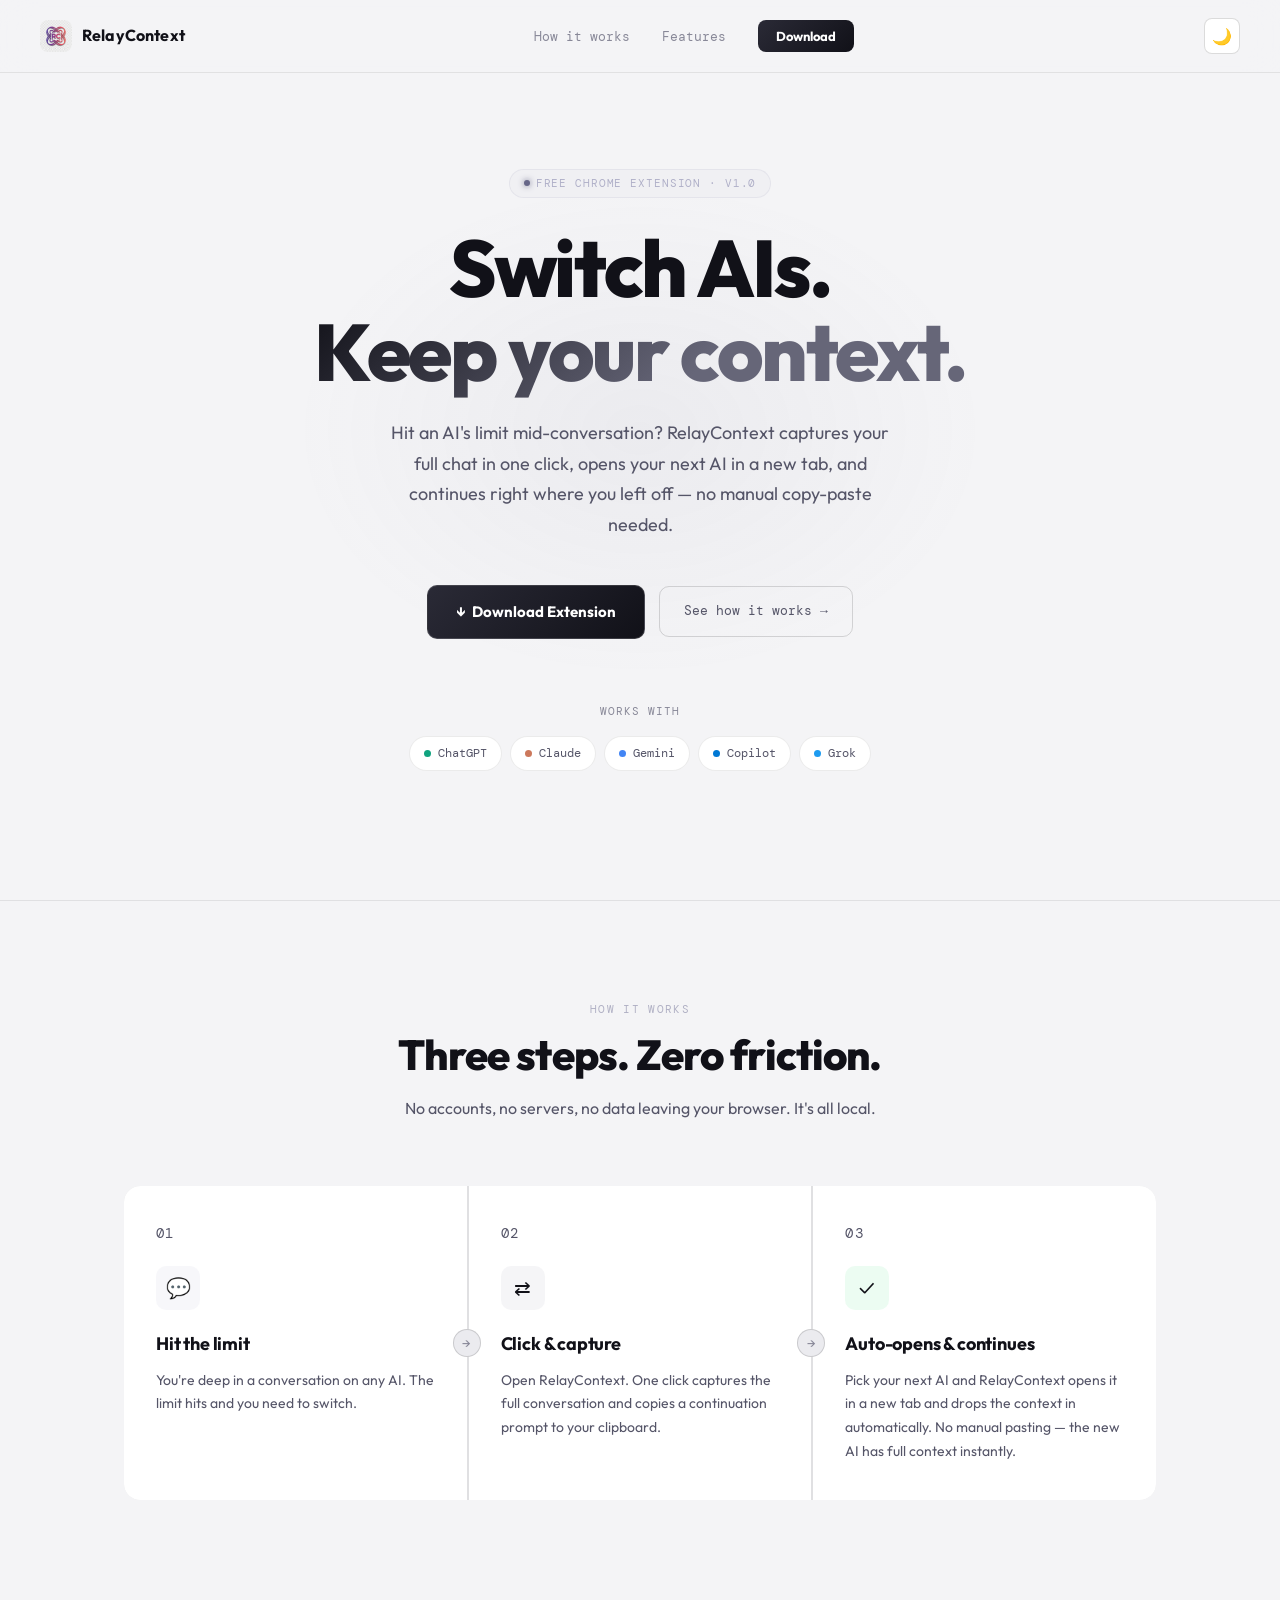
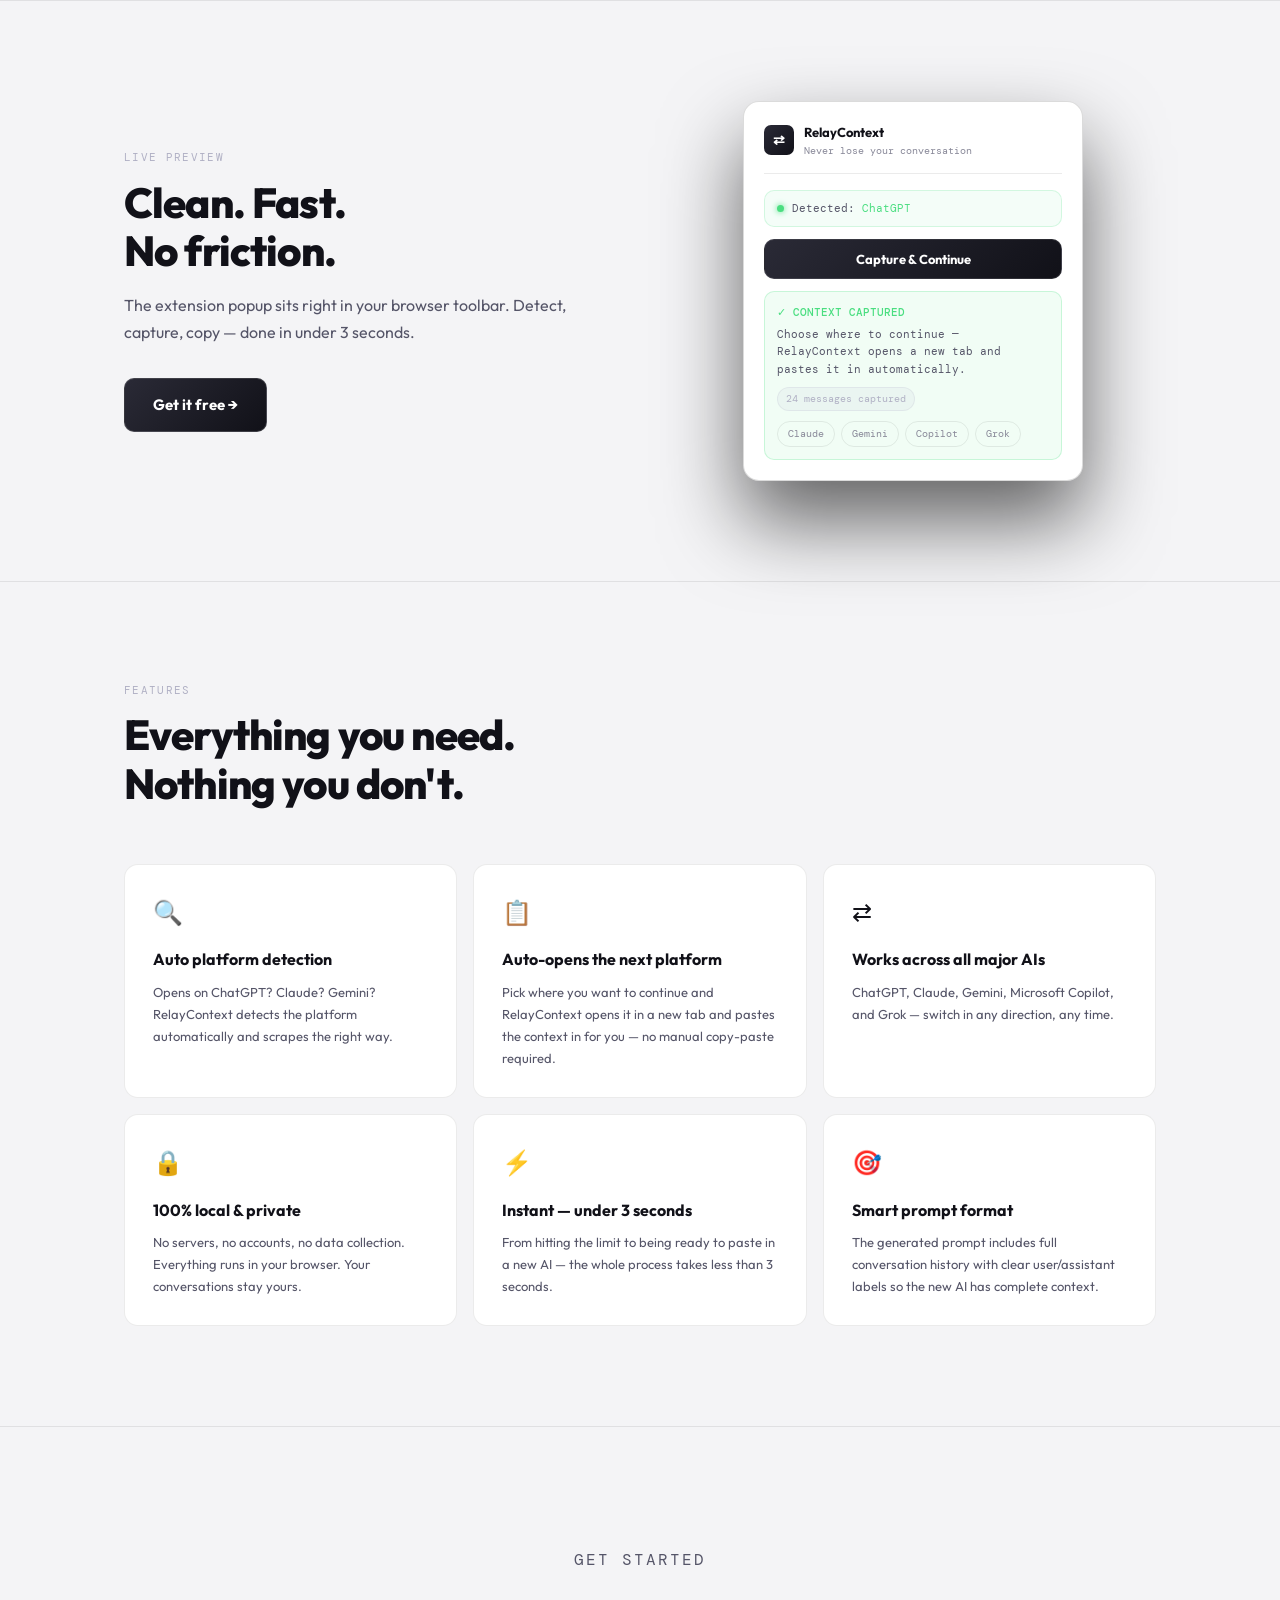
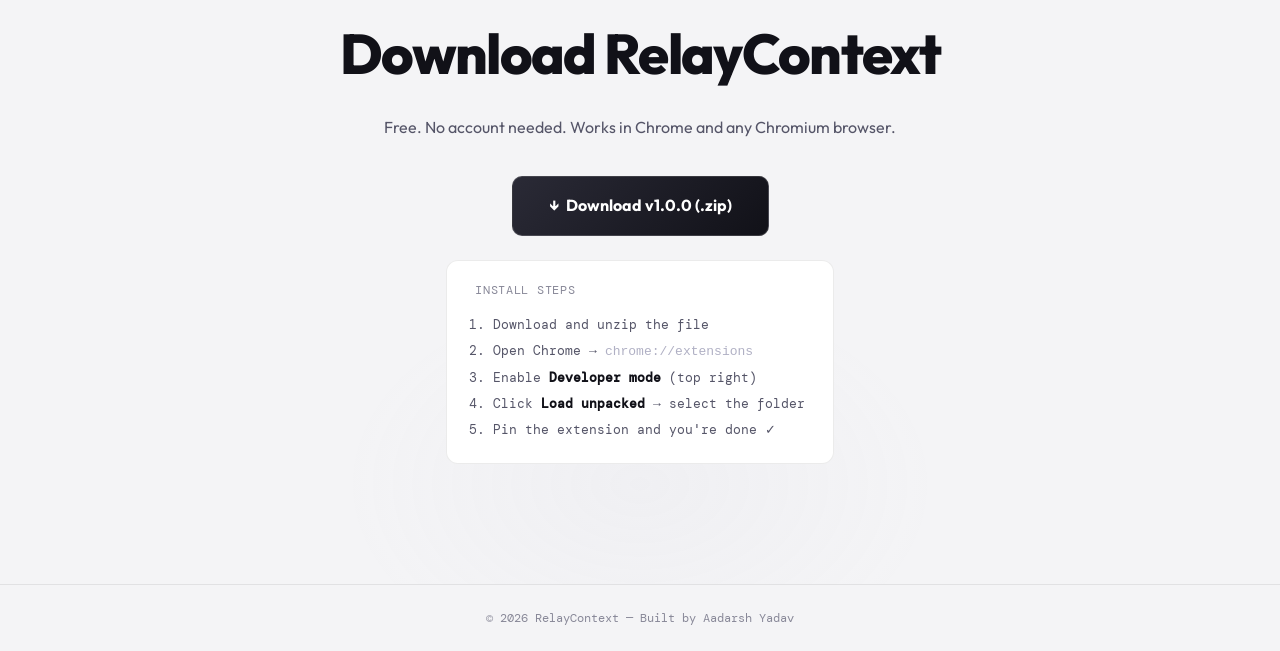
<file: content/LandingPage/index.html>
<!DOCTYPE html>
<html lang="en">
<head>
  <meta charset="UTF-8" />
  <meta name="viewport" content="width=device-width, initial-scale=1.0" />
  <title>RelayContext — Never Lose Your AI Conversation</title>
  <link rel="icon" href="./relay.png">
  <meta name="description" content="Switch between ChatGPT, Claude, Gemini, Copilot and Grok without losing context. One click to capture — RelayContext auto-opens the next platform and continues for you." />
  <meta name="theme-color" content="#08080e" />
  <link rel="canonical" href="https://relay-context.vercel.app/" />
  <meta property="og:type" content="website" />
  <meta property="og:title" content="RelayContext — Never Lose Your AI Conversation" />
  <meta property="og:description" content="Switch between ChatGPT, Claude, Gemini, Copilot and Grok without losing context. One click to capture — RelayContext auto-opens the next platform and continues for you." />
  <meta property="og:url" content="https://relay-context.vercel.app/" />
  <meta property="og:image" content="./og-image.png" />
  <meta name="twitter:card" content="summary_large_image" />
  <meta name="twitter:title" content="RelayContext — Never Lose Your AI Conversation" />
  <meta name="twitter:description" content="Switch between ChatGPT, Claude, Gemini, Copilot and Grok without losing context." />
  <meta name="twitter:image" content="./og-image.png" />
  <link rel="preconnect" href="https://fonts.googleapis.com" />
  <link href="https://fonts.googleapis.com/css2?family=Outfit:wght@400;500;600;700;800&family=DM+Mono:wght@400;500&display=swap" rel="stylesheet" />
  <style>
    *, *::before, *::after { box-sizing: border-box; margin: 0; padding: 0; }

    :root {
      --bg: #08080e;
      --surface: #111118;
      --surface2: #17171f;
      --border: rgba(255,255,255,0.07);
      --border2: rgba(255,255,255,0.12);
      --accent: #c8c8d4;
      --accent2: #888899;
      --text: #e8e8f0;
      --muted: #525260;
      --muted2: #8888a0;
    }

    :root.light {
      --bg: #f4f4f6;
      --surface: #ffffff;
      --surface2: #ebebef;
      --border: rgba(0,0,0,0.08);
      --border2: rgba(0,0,0,0.14);
      --accent: #444458;
      --accent2: #666678;
      --text: #111118;
      --muted: #888898;
      --muted2: #555568;
    }

    html { scroll-behavior: smooth; }

    body {
      background: var(--bg);
      color: var(--text);
      font-family: 'Outfit', sans-serif;
      line-height: 1.6;
      overflow-x: hidden;
    }

    body::before {
      content: '';
      position: fixed;
      inset: 0;
      background-image: url("data:image/svg+xml,%3Csvg viewBox='0 0 256 256' xmlns='http://www.w3.org/2000/svg'%3E%3Cfilter id='noise'%3E%3CfeTurbulence type='fractalNoise' baseFrequency='0.9' numOctaves='4' stitchTiles='stitch'/%3E%3C/filter%3E%3Crect width='100%25' height='100%25' filter='url(%23noise)' opacity='0.03'/%3E%3C/svg%3E");
      pointer-events: none;
      z-index: 0;
    }

    nav {
      position: fixed;
      top: 0; left: 0; right: 0;
      z-index: 100;
      padding: 18px 40px;
      display: flex;
      align-items: center;
      justify-content: space-between;
      border-bottom: 1px solid var(--border);
      background: rgba(10,10,14,0.92);
      backdrop-filter: blur(16px);
    }

    .nav-logo {
      display: flex;
      align-items: center;
      gap: 10px;
      text-decoration: none;
    }

    .nav-logo-icon {
      width: 32px; height: 32px;
      background: linear-gradient(135deg, #444450, #2a2a36);
      border-radius: 8px;
      display: flex; align-items: center; justify-content: center;
      font-size: 16px;
      color: #fff;
      font-weight: 800;
    }

    .nav-logo span {
      font-size: 16px;
      font-weight: 700;
      color: var(--text);
      letter-spacing: 0.01em;
    }

    .nav-links {
      display: flex;
      align-items: center;
      gap: 32px;
      list-style: none;
    }

    .nav-links a {
      font-size: 13px;
      color: var(--muted);
      text-decoration: none;
      font-family: 'DM Mono', monospace;
      transition: color 0.2s;
    }

    .nav-links a:hover { color: var(--text); }

    .nav-cta {
      padding: 8px 18px;
      background: linear-gradient(135deg, #38383e, #252530);
      border-radius: 8px;
      color: #fff !important;
      font-family: 'Outfit', sans-serif !important;
      font-weight: 700 !important;
      font-size: 13px !important;
      transition: opacity 0.2s !important;
    }

    .nav-cta:hover { opacity: 0.88; color: #fff !important; }

    .hero {
      position: relative;
      min-height: 100vh;
      display: flex;
      flex-direction: column;
      align-items: center;
      justify-content: center;
      text-align: center;
      padding: 120px 24px 80px;
      overflow: hidden;
    }

    .hero::after {
      content: '';
      position: absolute;
      top: 20%; left: 50%;
      transform: translateX(-50%);
      width: 700px; height: 500px;
      background: radial-gradient(ellipse, rgba(180,180,200,0.08) 0%, transparent 70%);
      pointer-events: none;
      z-index: 0;
    }

    .hero > * { position: relative; z-index: 1; }

    .hero-badge {
      display: inline-flex;
      align-items: center;
      gap: 6px;
      padding: 5px 14px;
      border: 1px solid rgba(180,180,200,0.2);
      border-radius: 20px;
      background: rgba(180,180,200,0.06);
      font-size: 11px;
      font-family: 'DM Mono', monospace;
      color: #b0b0c8;
      letter-spacing: 0.08em;
      text-transform: uppercase;
      margin-bottom: 28px;
    }

    .hero-badge-dot {
      width: 6px; height: 6px;
      border-radius: 50%;
      background: #aaaacc;
      box-shadow: 0 0 6px #aaaacc;
    }

    h1 {
      font-size: clamp(42px, 7vw, 80px);
      font-weight: 800;
      line-height: 1.05;
      letter-spacing: -0.03em;
      margin-bottom: 24px;
      max-width: 800px;
    }

    h1 .gradient {
      background: linear-gradient(135deg, #ffffff 0%, #888899 60%);
      -webkit-background-clip: text;
      -webkit-text-fill-color: transparent;
      background-clip: text;
    }

    .hero-sub {
      font-size: 18px;
      color: var(--muted2);
      max-width: 520px;
      margin-bottom: 44px;
      font-weight: 400;
      line-height: 1.7;
    }

    .hero-actions {
      display: flex;
      align-items: center;
      gap: 14px;
      flex-wrap: wrap;
      justify-content: center;
    }

    .btn-primary {
      display: inline-flex;
      align-items: center;
      gap: 8px;
      padding: 14px 28px;
      background: linear-gradient(135deg, #38383e 0%, #252530 100%);
      border: 1px solid rgba(255,255,255,0.15);
      border-radius: 10px;
      color: #fff;
      font-family: 'Outfit', sans-serif;
      font-size: 15px;
      font-weight: 700;
      text-decoration: none;
      transition: transform 0.2s, opacity 0.2s;
      cursor: pointer;
    }

    .btn-primary:hover { transform: translateY(-2px); opacity: 0.92; }
    .btn-primary:active { transform: translateY(0); }

    .btn-secondary {
      display: inline-flex;
      align-items: center;
      gap: 8px;
      padding: 14px 24px;
      background: transparent;
      border: 1px solid var(--border2);
      border-radius: 10px;
      color: var(--muted2);
      font-family: 'DM Mono', monospace;
      font-size: 13px;
      text-decoration: none;
      transition: border-color 0.2s, color 0.2s;
    }

    .btn-secondary:hover { border-color: #b0b0c4; color: #b0b0c4; }

    .ai-strip {
      margin-top: 64px;
      display: flex;
      flex-direction: column;
      align-items: center;
      gap: 16px;
    }

    .ai-strip p {
      font-size: 11px;
      font-family: 'DM Mono', monospace;
      color: var(--muted);
      letter-spacing: 0.1em;
      text-transform: uppercase;
    }

    .ai-logos {
      display: flex;
      align-items: center;
      gap: 8px;
      flex-wrap: wrap;
      justify-content: center;
    }

    .ai-chip {
      display: flex;
      align-items: center;
      gap: 7px;
      padding: 7px 14px;
      background: var(--surface);
      border: 1px solid var(--border);
      border-radius: 20px;
      font-size: 12px;
      font-family: 'DM Mono', monospace;
      color: var(--muted2);
    }

    .ai-chip-dot { width: 7px; height: 7px; border-radius: 50%; }

    section { position: relative; z-index: 1; }

    .container { max-width: 1080px; margin: 0 auto; padding: 0 24px; }

    .section-label {
      font-size: 11px;
      font-family: 'DM Mono', monospace;
      letter-spacing: 0.12em;
      text-transform: uppercase;
      color: #b0b0c4;
      margin-bottom: 12px;
    }

    .section-title {
      font-size: clamp(28px, 4vw, 42px);
      font-weight: 800;
      letter-spacing: -0.02em;
      line-height: 1.15;
      margin-bottom: 16px;
    }

    .section-sub {
      font-size: 16px;
      color: var(--muted2);
      max-width: 480px;
      line-height: 1.7;
    }

    .how { padding: 100px 0; border-top: 1px solid var(--border); }

    .how-header { text-align: center; margin-bottom: 64px; }
    .how-header .section-sub { margin: 0 auto; }

    .steps {
      display: grid;
      grid-template-columns: repeat(3, 1fr);
      gap: 2px;
      background: var(--border);
      border-radius: 16px;
      overflow: hidden;
    }

    .step { background: var(--surface); padding: 36px 32px; position: relative; }

    .step-num {
      font-size: 11px;
      font-family: 'DM Mono', monospace;
      color: var(--muted);
      letter-spacing: 0.1em;
      margin-bottom: 20px;
    }

    .step-icon {
      width: 44px; height: 44px;
      border-radius: 10px;
      display: flex; align-items: center; justify-content: center;
      font-size: 20px;
      margin-bottom: 20px;
    }

    .step-icon.s1 { background: rgba(180,180,200,0.1); }
    .step-icon.s2 { background: rgba(160,160,180,0.1); }
    .step-icon.s3 { background: rgba(74,222,128,0.1); }

    .step h3 { font-size: 18px; font-weight: 700; margin-bottom: 10px; letter-spacing: -0.01em; }
    .step p { font-size: 14px; color: var(--muted2); line-height: 1.7; }

    .step-arrow {
      position: absolute;
      right: -14px; top: 50%;
      transform: translateY(-50%);
      width: 28px; height: 28px;
      background: var(--surface2);
      border: 1px solid var(--border2);
      border-radius: 50%;
      display: flex; align-items: center; justify-content: center;
      font-size: 13px;
      color: var(--muted);
      z-index: 2;
    }

    .features { padding: 100px 0; border-top: 1px solid var(--border); }

    .features-grid {
      display: grid;
      grid-template-columns: repeat(auto-fit, minmax(280px, 1fr));
      gap: 16px;
      margin-top: 56px;
    }

    .feature-card {
      background: var(--surface);
      border: 1px solid var(--border);
      border-radius: 14px;
      padding: 28px;
      transition: border-color 0.25s;
    }

    .feature-card:hover { border-color: var(--border2); }
    .feature-icon { font-size: 24px; margin-bottom: 16px; }
    .feature-card h3 { font-size: 16px; font-weight: 700; margin-bottom: 8px; }
    .feature-card p { font-size: 13px; color: var(--muted2); line-height: 1.7; }

    .demo { padding: 100px 0; border-top: 1px solid var(--border); }

    .demo-inner {
      display: grid;
      grid-template-columns: 1fr 1fr;
      gap: 60px;
      align-items: center;
    }

    .demo-popup {
      background: var(--surface);
      border: 1px solid var(--border2);
      border-radius: 16px;
      padding: 20px;
      max-width: 340px;
      margin: 0 auto;
      box-shadow: 0 40px 80px rgba(0,0,0,0.6);
    }

    .popup-header {
      display: flex;
      align-items: center;
      gap: 10px;
      margin-bottom: 16px;
      padding-bottom: 14px;
      border-bottom: 1px solid var(--border);
    }

    .popup-logo {
      width: 30px; height: 30px;
      background: linear-gradient(135deg, #444450, #2a2a36);
      border-radius: 7px;
      display: flex; align-items: center; justify-content: center;
      font-size: 14px;
      font-weight: 800;
      color: #fff;
    }

    .popup-title { font-size: 13px; font-weight: 700; }
    .popup-sub { font-size: 10px; color: var(--muted); font-family: 'DM Mono', monospace; }

    .popup-badge {
      display: flex;
      align-items: center;
      gap: 8px;
      padding: 9px 12px;
      background: rgba(74,222,128,0.06);
      border: 1px solid rgba(74,222,128,0.2);
      border-radius: 10px;
      margin-bottom: 12px;
    }

    .popup-badge-dot {
      width: 7px; height: 7px;
      border-radius: 50%;
      background: #4ade80;
      box-shadow: 0 0 6px #4ade80;
      flex-shrink: 0;
    }

    .popup-badge-text { font-size: 11px; font-family: 'DM Mono', monospace; color: var(--muted2); }
    .popup-badge-text span { color: #4ade80; }

    .popup-btn {
      width: 100%;
      padding: 11px;
      background: linear-gradient(135deg, #38383e, #252530);
      border: 1px solid rgba(255,255,255,0.1);
      border-radius: 10px;
      color: #fff;
      font-family: 'Outfit', sans-serif;
      font-size: 13px;
      font-weight: 700;
      margin-bottom: 12px;
      cursor: pointer;
    }

    .popup-success {
      background: rgba(74,222,128,0.08);
      border: 1px solid rgba(74,222,128,0.25);
      border-radius: 10px;
      padding: 12px;
      font-size: 11px;
      font-family: 'DM Mono', monospace;
      color: var(--muted2);
    }

    .popup-success .s-title { color: #4ade80; font-weight: 500; margin-bottom: 4px; font-size: 11px; }
    .popup-success .s-body { line-height: 1.6; }

    .popup-count {
      display: inline-flex;
      align-items: center;
      gap: 4px;
      padding: 3px 8px;
      background: rgba(180,180,200,0.1);
      border: 1px solid rgba(180,180,200,0.2);
      border-radius: 20px;
      font-size: 10px;
      color: #b0b0c4;
      margin-top: 8px;
    }

    .ai-links-row { display: flex; flex-wrap: wrap; gap: 6px; margin-top: 10px; }

    .ai-link-chip {
      padding: 4px 10px;
      border: 1px solid var(--border);
      border-radius: 20px;
      font-size: 10px;
      font-family: 'DM Mono', monospace;
      color: var(--muted);
    }

    .cta-section {
      padding: 120px 0;
      border-top: 1px solid var(--border);
      text-align: center;
      position: relative;
      overflow: hidden;
    }

    .cta-section::before {
      content: '';
      position: absolute;
      bottom: -100px; left: 50%;
      transform: translateX(-50%);
      width: 600px; height: 400px;
      background: radial-gradient(ellipse, rgba(180,180,200,0.06) 0%, transparent 70%);
      pointer-events: none;
    }

    .cta-section > * { position: relative; z-index: 1; }

    .cta-section h2 {
      font-size: clamp(32px, 5vw, 56px);
      font-weight: 800;
      letter-spacing: -0.03em;
      margin-bottom: 16px;
    }

    .cta-section p { font-size: 16px; color: var(--muted2); margin-bottom: 36px; }

    footer {
      border-top: 1px solid var(--border);
      padding: 24px 40px;
      display: flex;
      align-items: center;
      justify-content: center;
      font-size: 12px;
      font-family: 'DM Mono', monospace;
      color: var(--muted);
    }

    /* ── Theme Toggle ── */
    .theme-toggle {
      width: 36px; height: 36px;
      border-radius: 8px;
      border: 1px solid var(--border2);
      background: var(--surface);
      cursor: pointer;
      display: flex; align-items: center; justify-content: center;
      font-size: 16px;
      transition: border-color 0.2s, background 0.2s, transform 0.15s;
      flex-shrink: 0;
    }

    .theme-toggle:hover {
      border-color: var(--accent);
      transform: rotate(15deg);
    }

    /* Light mode overrides */
    :root.light nav {
      background: rgba(244,244,246,0.92);
    }

    :root.light .hero::after {
      background: radial-gradient(ellipse, rgba(100,100,130,0.06) 0%, transparent 70%);
    }

    :root.light h1 .gradient {
      background: linear-gradient(135deg, #111118 0%, #666678 60%);
      -webkit-background-clip: text;
      -webkit-text-fill-color: transparent;
      background-clip: text;
    }

    :root.light .hero-badge-dot {
      background: #666688;
      box-shadow: 0 0 6px #666688;
    }

    :root.light .nav-logo-icon,
    :root.light .popup-logo,
    :root.light .popup-btn,
    :root.light .nav-cta {
      background: linear-gradient(135deg, #2a2a36, #111118);
    }

    :root.light .btn-primary {
      background: linear-gradient(135deg, #2a2a36 0%, #111118 100%);
    }

    :root.light body::before { opacity: 0.015; }

    @media (max-width: 768px) {
      nav { padding: 16px 20px; }
      .nav-hide-mobile { display: none; }
      .steps { grid-template-columns: 1fr; }
      .step-arrow { display: none; }
      .demo-inner { grid-template-columns: 1fr; }
    }
  </style>
</head>
<body>

<nav>
  <a class="nav-logo" href="#">
    <img class="nav-logo-icon" src="./relay.png" alt="logo">
    <span>RelayContext</span>
  </a>
  <ul class="nav-links">
    <li class="nav-hide-mobile"><a href="#how">How it works</a></li>
    <li class="nav-hide-mobile"><a href="#features">Features</a></li>
    <li><a href="#download" class="nav-cta">Download</a></li>
  </ul>
  <button class="theme-toggle" id="themeToggle" title="Toggle theme">
    <span class="theme-icon">☀️</span>
  </button>
</nav>

<section class="hero">
  <div class="hero-badge">
    <span class="hero-badge-dot"></span>
    Free Chrome Extension · v1.0
  </div>
  <h1>
    Switch AIs.<br />
    <span class="gradient">Keep your context.</span>
  </h1>
  <p class="hero-sub">
    Hit an AI's limit mid-conversation? RelayContext captures your full chat in one click, opens your next AI in a new tab, and continues right where you left off — no manual copy-paste needed.
  </p>
  <div class="hero-actions">
    <a href="#download" class="btn-primary">↓ &nbsp;Download Extension</a>
    <a href="#how" class="btn-secondary">See how it works →</a>
  </div>
  <div class="ai-strip">
    <p>Works with</p>
    <div class="ai-logos">
      <div class="ai-chip"><span class="ai-chip-dot" style="background:#10a37f"></span>ChatGPT</div>
      <div class="ai-chip"><span class="ai-chip-dot" style="background:#cc785c"></span>Claude</div>
      <div class="ai-chip"><span class="ai-chip-dot" style="background:#4285f4"></span>Gemini</div>
      <div class="ai-chip"><span class="ai-chip-dot" style="background:#0078d4"></span>Copilot</div>
      <div class="ai-chip"><span class="ai-chip-dot" style="background:#1d9bf0"></span>Grok</div>
    </div>
  </div>
</section>

<section class="how" id="how">
  <div class="container">
    <div class="how-header">
      <p class="section-label">How it works</p>
      <h2 class="section-title">Three steps. Zero friction.</h2>
      <p class="section-sub">No accounts, no servers, no data leaving your browser. It's all local.</p>
    </div>
    <div class="steps">
      <div class="step">
        <p class="step-num">01</p>
        <div class="step-icon s1">💬</div>
        <h3>Hit the limit</h3>
        <p>You're deep in a conversation on any AI. The limit hits and you need to switch.</p>
        <div class="step-arrow">→</div>
      </div>
      <div class="step">
        <p class="step-num">02</p>
        <div class="step-icon s2">⇄</div>
        <h3>Click & capture</h3>
        <p>Open RelayContext. One click captures the full conversation and copies a continuation prompt to your clipboard.</p>
        <div class="step-arrow">→</div>
      </div>
      <div class="step">
        <p class="step-num">03</p>
        <div class="step-icon s3">✓</div>
        <h3>Auto-opens & continues</h3>
        <p>Pick your next AI and RelayContext opens it in a new tab and drops the context in automatically. No manual pasting — the new AI has full context instantly.</p>
      </div>
    </div>
  </div>
</section>

<section class="demo" id="demo">
  <div class="container">
    <div class="demo-inner">
      <div>
        <p class="section-label">Live preview</p>
        <h2 class="section-title">Clean. Fast.<br/>No friction.</h2>
        <p class="section-sub" style="margin-bottom: 32px;">The extension popup sits right in your browser toolbar. Detect, capture, copy — done in under 3 seconds.</p>
        <a href="#download" class="btn-primary" style="width: fit-content;">Get it free →</a>
      </div>
      <div class="demo-popup">
        <div class="popup-header">
          <div class="popup-logo">⇄</div>
          <div>
            <div class="popup-title">RelayContext</div>
            <div class="popup-sub">Never lose your conversation</div>
          </div>
        </div>
        <div class="popup-badge">
          <div class="popup-badge-dot"></div>
          <div class="popup-badge-text">Detected: <span>ChatGPT</span></div>
        </div>
        <button class="popup-btn">Capture &amp; Continue</button>
        <div class="popup-success">
          <div class="s-title">✓ CONTEXT CAPTURED</div>
          <div class="s-body">Choose where to continue — RelayContext opens a new tab and pastes it in automatically.</div>
          <div class="popup-count">24 messages captured</div>
          <div class="ai-links-row">
            <span class="ai-link-chip">Claude</span>
            <span class="ai-link-chip">Gemini</span>
            <span class="ai-link-chip">Copilot</span>
            <span class="ai-link-chip">Grok</span>
          </div>
        </div>
      </div>
    </div>
  </div>
</section>

<section class="features" id="features">
  <div class="container">
    <p class="section-label">Features</p>
    <h2 class="section-title">Everything you need.<br/>Nothing you don't.</h2>
    <div class="features-grid">
      <div class="feature-card">
        <div class="feature-icon">🔍</div>
        <h3>Auto platform detection</h3>
        <p>Opens on ChatGPT? Claude? Gemini? RelayContext detects the platform automatically and scrapes the right way.</p>
      </div>
      <div class="feature-card">
        <div class="feature-icon">📋</div>
        <h3>Auto-opens the next platform</h3>
        <p>Pick where you want to continue and RelayContext opens it in a new tab and pastes the context in for you — no manual copy-paste required.</p>
      </div>
      <div class="feature-card">
        <div class="feature-icon">⇄</div>
        <h3>Works across all major AIs</h3>
        <p>ChatGPT, Claude, Gemini, Microsoft Copilot, and Grok — switch in any direction, any time.</p>
      </div>
      <div class="feature-card">
        <div class="feature-icon">🔒</div>
        <h3>100% local & private</h3>
        <p>No servers, no accounts, no data collection. Everything runs in your browser. Your conversations stay yours.</p>
      </div>
      <div class="feature-card">
        <div class="feature-icon">⚡</div>
        <h3>Instant — under 3 seconds</h3>
        <p>From hitting the limit to being ready to paste in a new AI — the whole process takes less than 3 seconds.</p>
      </div>
      <div class="feature-card">
        <div class="feature-icon">🎯</div>
        <h3>Smart prompt format</h3>
        <p>The generated prompt includes full conversation history with clear user/assistant labels so the new AI has complete context.</p>
      </div>
    </div>
  </div>
</section>

<section class="cta-section" id="download">
  <div class="container">
    <p class="section-label">Get started</p>
    <h2>Download RelayContext</h2>
    <p>Free. No account needed. Works in Chrome and any Chromium browser.</p>
    <div style="display: flex; flex-direction: column; align-items: center; gap: 16px;">
      <a href="https://github.com/aadarshyadav7439/Relay-Context/archive/refs/tags/v1.0.0.zip" download class="btn-primary" style="font-size: 16px; padding: 16px 36px;">
        ↓ &nbsp;Download v1.0.0 (.zip)
      </a>
      <div style="background: var(--surface); border: 1px solid var(--border); border-radius: 12px; padding: 20px 28px; max-width: 480px; text-align: left; margin-top: 8px;">
        <p style="font-size: 12px; font-family: 'DM Mono', monospace; color: var(--muted); margin-bottom: 12px; letter-spacing: 0.06em; text-transform: uppercase;">Install steps</p>
        <ol style="font-size: 13px; color: var(--muted2); line-height: 2; padding-left: 18px; font-family: 'DM Mono', monospace;">
          <li>Download and unzip the file</li>
          <li>Open Chrome → <code style="color: #b0b0c4;">chrome://extensions</code></li>
          <li>Enable <strong style="color: var(--text);">Developer mode</strong> (top right)</li>
          <li>Click <strong style="color: var(--text);">Load unpacked</strong> → select the folder</li>
          <li>Pin the extension and you're done ✓</li>
        </ol>
      </div>
    </div>
  </div>
</section>

<footer>
  <span>© 2026 RelayContext — Built by Aadarsh Yadav</span>
</footer>

<script>
  const toggle = document.getElementById('themeToggle');
  const icon = toggle.querySelector('.theme-icon');
  const root = document.documentElement;

  // Load saved preference, falling back to system preference on first visit
  const savedTheme = localStorage.getItem('theme');
  const prefersLight = window.matchMedia('(prefers-color-scheme: light)').matches;
  if (savedTheme === 'light' || (!savedTheme && prefersLight)) {
    root.classList.add('light');
    icon.textContent = '🌙';
  }

  toggle.addEventListener('click', () => {
    const isLight = root.classList.toggle('light');
    icon.textContent = isLight ? '🌙' : '☀️';
    localStorage.setItem('theme', isLight ? 'light' : 'dark');
  });
</script>
</body>
</html>
</file>
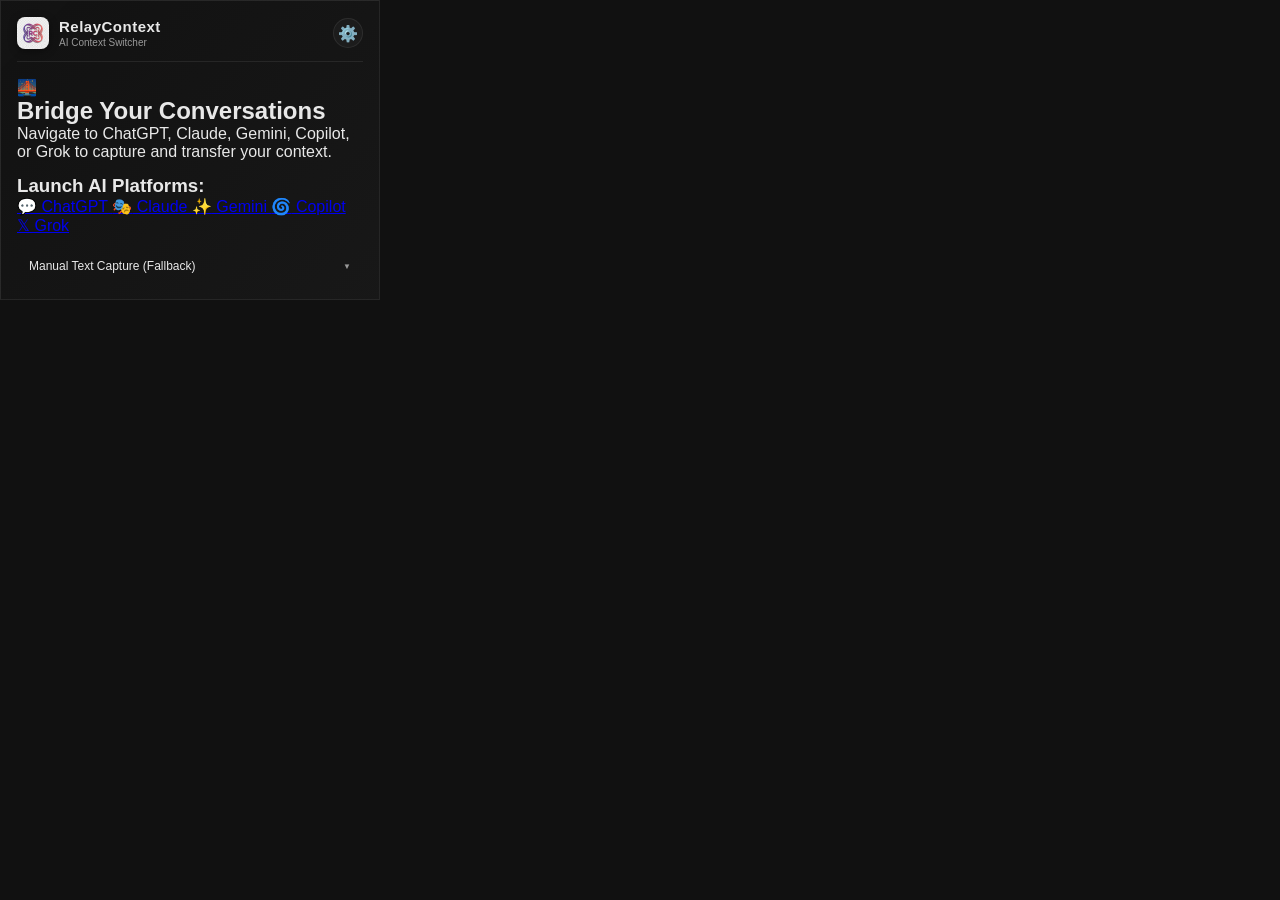
<file: popup/popup.html>
<!DOCTYPE html>
<html lang="en">
<head>
  <meta charset="UTF-8">
  <meta name="viewport" content="width=device-width, initial-scale=1.0">
  <title>RelayContext</title>
  <link rel="stylesheet" href="popup.css">
</head>
<body>
  <div class="glass-container">
    <!-- HEADER -->
    <header class="app-header">
      <div class="logo-area">
        <img src="icons/relay.png" alt="Logo" class="logo-img">
        <div class="brand">
          <h1>RelayContext</h1>
          <p>AI Context Switcher</p>
        </div>
      </div>
      <button id="settings-toggle-btn" class="icon-btn" title="Settings" aria-label="Settings">
        ⚙️
      </button>
    </header>
    <main class="main-content">
      <!-- DETECTED STATE -->
      <section id="detected-panel" class="panel hidden">
        <!-- Platform -->
        <div class="status-badge" id="platform-badge">
          <span class="pulse-dot"></span>
          <span id="detected-platform-text">
            Active: ChatGPT
          </span>
        </div>
        <!-- Limit Warning -->
        <div id="limit-warning" class="limit-warning hidden">
          <span>⚠️</span>
          <span>
            Limit detected on this AI! Save your context now.
          </span>
        </div>
        <!-- Conversation Details -->
        <div class="chat-details-card">
          <h2 id="chat-title">
            Conversation Title
          </h2>
          <div class="meta-row">
            <span id="message-count-badge">
              0 turns selected
            </span>
            <span id="char-count-badge">
              ~0 chars
            </span>
          </div>
        </div>
        <!-- Context Mode -->
        <div class="mode-container">
          <span class="mode-title">
            Context Mode
          </span>
          <div class="segment-control">
            <button class="segment-btn active" data-mode="compact">
              Compact
            </button>
            <button class="segment-btn" data-mode="full">
              Full
            </button>
            <button class="segment-btn" data-mode="ai">
              AI Summary
            </button>
          </div>
        </div>

        <!-- AI Status -->
        <div id="ai-status-box" class="ai-status-box hidden">
          <span class="ai-icon">✨</span>
          <span id="ai-status-text">
            Detecting Chrome Local AI...
          </span>
        </div>
        <!-- Copy Prompt -->
        <button id="copy-prompt-btn" class="primary-btn pulse-glow">
          <span class="btn-icon">📋</span>
          <span class="btn-text">
            Copy Continuation Prompt
          </span>
        </button>
        <!-- Export + Resume -->
        <div class="action-grid" style="
            display: grid;
            grid-template-columns: 1fr 1fr;
            gap: 8px;
            margin-top: 8px;
          ">
          <button id="export-state-btn" class="secondary-btn" title="Export conversation as structured state file">
            <span>💾</span>
            Export State
          </button>
          <button id="one-click-resume-btn" class="primary-btn" title="Resume conversation on your default AI">
            <span>🚀</span>
            One-Click Resume
          </button>
        </div>


        <!-- Select Chat History -->
        <div class="accordion">
          <button class="accordion-trigger" id="outline-trigger">
            <span>Select Chat History</span>
            <span class="arrow">▼</span>
          </button>
          <div class="accordion-content" id="outline-content">
            <!-- Search + Select All -->
            <div class="filter-bar">
              <input type="text" id="turn-search" placeholder="Search turns...">
              <div class="select-all-wrapper">
                <input type="checkbox" id="select-all-turns" checked>
                <label for="select-all-turns" id="select-all-label">
                  Select All
                </label>
              </div>
            </div>

            <!-- Turns -->
            <div class="turns-list" id="turns-container"></div>
          </div>
        </div>

        <!-- Target Platforms -->
        <section class="target-section">
          <h3>
            Switch & Continue In:
          </h3>
          <div class="target-grid">
            <button class="target-btn chatgpt" data-platform="chatgpt" data-url="https://chatgpt.com">
              <span class="target-logo">💬</span>
              ChatGPT
            </button>

            <button class="target-btn claude" data-platform="claude" data-url="https://claude.ai">
              <span class="target-logo">🎭</span>
              Claude
            </button>

            <button class="target-btn gemini" data-platform="gemini" data-url="https://gemini.google.com">
              <span class="target-logo">✨</span>
              Gemini
            </button>

            <button class="target-btn copilot" data-platform="copilot" data-url="https://copilot.microsoft.com">
              <span class="target-logo">🌀</span>
              Copilot
            </button>

            <button class="target-btn grok" data-platform="grok" data-url="https://grok.com">
              <span class="target-logo">𝕏</span>
              Grok
            </button>
          </div>
        </section>
      </section>
      <!-- NOT DETECTED STATE -->

      <section id="empty-panel" class="panel">
        <div class="empty-state-card">
          <div class="empty-icon">
            🌉
          </div>
          <h2>
            Bridge Your Conversations
          </h2>
          <p>
            Navigate to ChatGPT, Claude, Gemini,
            Copilot, or Grok to capture and
            transfer your context.
          </p>
        </div>

        <!-- Launch Platforms -->
        <div class="launch-section">
          <h3>
            Launch AI Platforms:
          </h3>
          <div class="launch-grid">
            <a href="https://chatgpt.com" target="_blank" class="launch-btn chatgpt">
              <span class="btn-icon">💬</span>
              ChatGPT
            </a>

            <a href="https://claude.ai" target="_blank" class="launch-btn claude">
              <span class="btn-icon">🎭</span>
              Claude
            </a>
            <a href="https://gemini.google.com" target="_blank" class="launch-btn gemini">
              <span class="btn-icon">✨</span>
              Gemini
            </a>
            <a href="https://copilot.microsoft.com" target="_blank" class="launch-btn copilot">
              <span class="btn-icon">🌀</span>
              Copilot
            </a>
            <a href="https://grok.com" target="_blank" class="launch-btn grok">
              <span class="btn-icon">𝕏</span>
              Grok
            </a>
          </div>

        </div>

        <!-- Manual Context -->
        <div class="manual-accordion">
          <button class="accordion-trigger" id="manual-trigger">
            <span>
              Manual Text Capture (Fallback)
            </span>
            <span class="arrow">
              ▼
            </span>
          </button>

          <div class="accordion-content hidden" id="manual-content">
            <textarea id="manual-input" placeholder="Paste dialogue or text context here..."></textarea>
            <button id="copy-manual-btn" class="primary-btn">
              <span>📋</span>
              Copy Wrapped Text
            </button>
          </div>
        </div>

      </section>


      <!-- SETTINGS -->

      <section id="settings-panel" class="settings-drawer hidden">
        <div class="drawer-header">
          <h2>
            Settings
          </h2>
          <button id="settings-close-btn" class="icon-btn" aria-label="Close Settings">
            ✕
          </button>
        </div>
        <div class="drawer-body">
          <!-- Continuation Prompt -->
          <div class="setting-group">
            <label for="preamble-input">
              Continuation Prompt Preamble
            </label>
            <p class="setting-desc">
              Instructions telling the receiving AI
              how to absorb the transferred context
              and continue the conversation.
            </p>
            <textarea id="preamble-input" placeholder="Enter your continuation prompt..."></textarea>

          </div>
          <!-- Default Target -->
          <div class="setting-group">
            <label for="default-target">
              Default Target AI
            </label>
            <p class="setting-desc">
              Platform opened automatically when
              using One-Click Resume.
            </p>
            <select id="default-target">
              <option value="none">
                None
              </option>

              <option value="chatgpt">
                ChatGPT
              </option>

              <option value="claude">
                Claude
              </option>

              <option value="gemini">
                Gemini
              </option>

              <option value="copilot">
                Copilot
              </option>

              <option value="grok">
                Grok
              </option>

            </select>

          </div>


          <!-- Auto Send -->
          <div class="setting-group">
            <label style="
                display: flex;
                align-items: center;
                gap: 8px;
                cursor: pointer;
              ">
              <input type="checkbox" id="auto-send-toggle" checked>
              <span>
                🚀 One-Click Auto-Send
              </span>
            </label>

            <p class="setting-desc">
              Automatically send the transferred
              context after it is injected into
              the target AI.
            </p>
          </div>
          <!-- Smart Compression -->
          <div class="setting-group">
            <label style="
                display: flex;
                align-items: center;
                gap: 8px;
                cursor: pointer;
              ">
              <input type="checkbox" id="auto-compress-toggle" checked>
              <span>
                🗜️ Smart Auto-Compress
              </span>
            </label>
            <p class="setting-desc">
              Reduce unnecessary conversation history
              while preserving important context.
            </p>
          </div>
          <!-- Compression Mode -->
          <div class="setting-group">
            <label for="compression-mode">
              Default Compression Mode
            </label>
            <p class="setting-desc">
              Mode used when compressing long
              conversations.
            </p>
            <select id="compression-mode">

              <option value="compact">
                Compact
              </option>

              <option value="ai">
                AI Summary
              </option>

              <option value="full">
                Full
              </option>
            </select>
          </div>
          <!-- Settings Actions -->
          <div class="drawer-actions">
            <button id="save-settings-btn" class="primary-btn">
              Save Settings
            </button>
            <button id="reset-settings-btn" class="secondary-btn">
              Reset Defaults
            </button>
          </div>
        </div>
      </section>
    </main>
    <!-- Toast -->
    <div id="toast" class="toast hidden">
      Copied to clipboard!
    </div>

  </div>
  <script src="popup.js"></script>

</body>

</html>
</file>
<file: popup/popup.css>
:root {
  --bg-dark: #111111;
  --bg-card: rgba(30, 30, 30, 0.6);
  --glass-bg: rgba(255, 255, 255, 0.03);
  --glass-border: rgba(255, 255, 255, 0.08);
  --glass-border-focus: rgba(180, 180, 180, 0.35);
  --glass-input: rgba(255, 255, 255, 0.04);

  --accent-primary: #c8c8c8;
  --accent-secondary: #888888;

  --text-primary: #e8e8e8;
  --text-secondary: #999999;
  --text-muted: #666666;

  --shadow-soft: 0 2px 12px rgba(0, 0, 0, 0.4);
  --shadow-hover: 0 4px 18px rgba(0, 0, 0, 0.5);

  --color-chatgpt: #10a37f;
  --color-claude: #d97706;
  --color-gemini: #4f46e5;
  --color-copilot: #06b6d4;
  --color-grok: #f3f4f6;
}

* {
  box-sizing: border-box;
  margin: 0;
  padding: 0;
}

html,
body {
  width: 100%;
  margin: 0;
  padding: 0;
}

body {
  font-family:
    Inter,
    -apple-system,
    BlinkMacSystemFont,
    "Segoe UI",
    Roboto,
    Arial,
    sans-serif;

  background-color: var(--bg-dark);
  color: var(--text-primary);

  width: 380px;
  max-height: 620px;

  overflow-x: hidden;
  overflow-y: auto;
}

button,
select,
textarea,
input {
  font: inherit;
}

button {
  cursor: pointer;
}

.hidden {
  display: none !important;
}

/* scrollbar */

::-webkit-scrollbar {
  width: 6px;
}
::-webkit-scrollbar-track {
  background: rgba(0, 0, 0, 0.15);
}
::-webkit-scrollbar-thumb {
  background: rgba(255, 255, 255, 0.1);
  border-radius: 3px;
}
::-webkit-scrollbar-thumb:hover {
  background: rgba(255, 255, 255, 0.18);
}

/* Main container */

.glass-container {
  position: relative;
  width: 100%;
  min-height: 250px;
  padding: 16px;

  background: linear-gradient(
    135deg,
    rgba(18, 18, 18, 0.97) 0%,
    rgba(24, 24, 24, 0.99) 100%
  );
  border: 1px solid var(--glass-border);
  display: flex;
  flex-direction: column;
}
/* HEADER */
.app-header {
  display: flex;
  justify-content: space-between;
  align-items: center;
  margin-bottom: 16px;
  padding-bottom: 12px;
  border-bottom: 1px solid var(--glass-border);
}
.logo-area {
  display: flex;
  align-items: center;
  gap: 10px;
}
.logo-img {
  width: 32px;
  height: 32px;
  border-radius: 8px;
  object-fit: contain;
  box-shadow: 0 2px 8px rgba(0, 0, 0, 0.4);
}

.brand h1 {
  font-size: 15px;
  font-weight: 700;
  letter-spacing: 0.5px;
  color: var(--text-primary);
}
.brand p {
  margin-top: 2px;
  font-size: 10px;
  color: var(--text-secondary);
}

/* SETTINGS ICON */

.icon-btn {
  background: var(--glass-bg);
  border: 1px solid var(--glass-border);
  color: var(--text-primary);
  width: 30px;
  height: 30px;
  border-radius: 50%;
  display: flex;
  align-items: center;
  justify-content: center;
  cursor: pointer;
  transition: all 0.3s ease;
}

.icon-btn:hover {
  background: rgba(255, 255, 255, 0.08);
  border-color: rgba(255, 255, 255, 0.2);
  transform: rotate(30deg);
}

/* MAIN CONTENT */

.main-content {
  flex-grow: 1;
  position: relative;
}

.panel {
  display: flex;
  flex-direction: column;
  gap: 14px;
  animation: fadeInUp 0.4s ease forwards;
}

/* PLATFORM BADGE */
.status-badge {
  align-self: flex-start;
  font-size: 11px;
  font-weight: 600;
  padding: 4px 10px;
  border-radius: 100px;
  display: flex;
  align-items: center;
  gap: 6px;
  background: var(--glass-bg);
  border: 1px solid var(--glass-border);
  text-transform: capitalize;
}

.pulse-dot {
  width: 6px;
  height: 6px;
  flex-shrink: 0;
  border-radius: 50%;
  background-color: var(--accent-secondary);
  animation: pulse 1.5s infinite;
}

/* Platform colors */

.status-badge.chatgpt {
  border-color: var(--color-chatgpt);
  color: var(--color-chatgpt);
}
.status-badge.chatgpt .pulse-dot {
  background-color: var(--color-chatgpt);
}
.status-badge.claude {
  border-color: var(--color-claude);
  color: var(--color-claude);
}
.status-badge.claude .pulse-dot {
  background-color: var(--color-claude);
}
.status-badge.gemini {
  border-color: var(--color-gemini);
  color: var(--color-gemini);
}
.status-badge.gemini .pulse-dot {
  background-color: var(--color-gemini);
}
.status-badge.copilot {
  border-color: var(--color-copilot);
  color: var(--color-copilot);
}
.status-badge.copilot .pulse-dot {
  background-color: var(--color-copilot);
}
.status-badge.grok {
  border-color: var(--color-grok);
  color: var(--color-grok);
}
/* LIMIT WARNING */

.limit-warning {
  display: flex;
  align-items: center;
  gap: 8px;
  padding: 9px;
  border-radius: 8px;
  background: rgba(217, 119, 6, 0.06);
  border: 1px solid rgba(217, 119, 6, 0.25);
  color: #f59e0b;
  font-size: 10px;
  line-height: 1.4;
}

/* CHAT DETAILS */
.chat-details-card {
  background: var(--bg-card);
  border: 1px solid var(--glass-border);
  padding: 12px;
  border-radius: 12px;
  display: flex;
  flex-direction: column;
  gap: 6px;
}

.chat-details-card h2 {
  font-size: 13px;
  font-weight: 500;
  color: var(--text-primary);
  white-space: nowrap;
  overflow: hidden;
  text-overflow: ellipsis;
}

.meta-row {
  display: flex;
  gap: 8px;
}

.meta-row span {
  font-size: 10px;
  padding: 2px 6px;
  background: rgba(255, 255, 255, 0.05);
  border-radius: 4px;
  color: var(--text-secondary);
}

/* CONTEXT MODE */

.mode-container {
  display: flex;
  flex-direction: column;
  gap: 6px;
}

.mode-title {
  font-size: 10px;
  text-transform: uppercase;
  letter-spacing: 0.8px;
  color: var(--text-secondary);
  font-weight: 600;
}

.segment-control {
  display: grid;
  grid-template-columns: repeat(3, 1fr);
  background: rgba(0, 0, 0, 0.25);
  border: 1px solid var(--glass-border);
  padding: 2px;
  border-radius: 8px;
}

.segment-btn {
  background: transparent;
  border: none;
  color: var(--text-secondary);
  font-size: 10px;
  font-weight: 600;
  padding: 8px 0;
  border-radius: 6px;
  transition: all 0.2s ease;
}

.segment-btn:hover {
  color: var(--text-primary);
  background: rgba(255, 255, 255, 0.02);
}

.segment-btn.active {
  background: rgba(255, 255, 255, 0.1);
  color: #ffffff;
  box-shadow: 0 1px 4px rgba(0, 0, 0, 0.3);
}

/* AI STATUS */
.ai-status-box {
  background: rgba(150, 150, 150, 0.06);
  border: 1px dashed rgba(150, 150, 150, 0.2);
  padding: 10px;
  border-radius: 8px;
  display: flex;
  align-items: flex-start;
  gap: 8px;
  font-size: 10px;
  line-height: 1.4;
  color: var(--accent-primary);
  animation: fadeInUp 0.3s ease;
}

.ai-status-box.warning {
  background: rgba(217, 119, 6, 0.06);
  border-color: rgba(217, 119, 6, 0.25);
  color: #f59e0b;
}

.ai-icon {
  font-size: 12px;
}

/* PRIMARY BUTTON */

.primary-btn {
  width: 100%;
  background: linear-gradient(135deg, #3a3a3a 0%, #2a2a2a 100%);
  border: 1px solid rgba(255, 255, 255, 0.12);
  color: #ffffff;
  padding: 10px 16px;
  border-radius: 8px;
  font-weight: 600;
  font-size: 13px;
  display: flex;
  align-items: center;
  justify-content: center;
  gap: 8px;
  transition: all 0.3s cubic-bezier(0.4, 0, 0.2, 1);
  box-shadow: var(--shadow-soft);
}

.primary-btn:hover {
  transform: translateY(-1px);
  box-shadow: var(--shadow-hover);
  background: linear-gradient(135deg, #484848 0%, #363636 100%);
}

.primary-btn:active {
  transform: translateY(1px);
}

.pulse-glow {
  animation: buttonPulse 2s infinite;
}

/* SECONDARY BUTTON */
.secondary-btn {
  width: 100%;
  background: transparent;
  border: 1px solid var(--glass-border);
  color: var(--text-secondary);
  padding: 8px;
  border-radius: 6px;
  font-size: 11px;
  font-weight: 500;
  transition: all 0.2s;
}

.secondary-btn:hover {
  background: rgba(255, 255, 255, 0.03);
  color: var(--text-primary);
}

/* ACCORDIONS */

.accordion,
.manual-accordion {
  border: 1px solid var(--glass-border)
  border-radius: 8px
  background: var(--glass-bg)
  overflow: hidden;
}
.accordion-trigger {
  width: 100%;
  background: transparent;
  border: none;
  color: var(--text-primary);
  padding: 10px 12px;
  font-size: 12px;
  font-weight: 500;
  display: flex;
  justify-content: space-between;
  align-items: center;
}
.accordion-trigger:hover {
  background: rgba(255, 255, 255, 0.02);
}
.accordion-trigger .arrow {
  font-size: 8px;
  transition: transform 0.3s ease;
  color: var(--text-secondary);
}
.accordion.expanded .accordion-trigger .arrow {
  transform: rotate(180deg);
}
.accordion-content {
  max-height: 0;
  overflow: hidden;
  transition: max-height 0.3s ease-in-out;
  padding: 0 12px;
}
.accordion.expanded .accordion-content {
  max-height: 250px;
  padding: 10px 12px;
  border-top: 1px solid var(--glass-border);
}
/* TURN SEARCH */
.filter-bar {
  display: flex;
  flex-direction: column;
  gap: 8px;
  margin-bottom: 10px;
}

.filter-bar input[type="text"] {
  width: 100%;
  background: var(--glass-input);
  border: 1px solid var(--glass-border);
  color: var(--text-primary);
  font-size: 11px;
  padding: 6px 10px;
  border-radius: 6px;
  outline: none;
}
.filter-bar input[type="text"]:focus {
  border-color: var(--glass-border-focus);
  background: rgba(255, 255, 255, 0.08);
}

/* SELECT ALL */
.select-all-wrapper {
  display: flex;
  align-items: center;
  gap: 6px;
  font-size: 11px;
  color: var(--text-secondary);


.select-all-wrapper input,
.turn-item input {
  accent-color: #777777;
  cursor: pointer;
}
/* TURN LIST */

.turns-list {
  max-height: 150px;
  overflow-y: auto;
  display: flex;
  flex-direction: column;
  gap: 6px;
  padding-right: 4px;
}
.turn-item {
  display: flex;
  align-items: flex-start;
  gap: 8px;
  font-size: 11px;
  padding: 6px;
  border-radius: 4px;
  background: rgba(255, 255, 255, 0.02);
  border: 1px solid transparent;
  transition: all 0.2s;
}
.turn-item:hover {
  background: rgba(255, 255, 255, 0.04);
  border-color: rgba(255, 255, 255, 0.05);
}
.turn-text {
  color: var(--text-primary);
  cursor: pointer;
  flex-grow: 1;
  overflow: hidden;
  text-overflow: ellipsis;
  display: -webkit-box;
  -webkit-line-clamp: 2;
  -webkit-box-orient: vertical;
}
.turn-meta {
  color: var(--text-muted);
  font-size: 9px;
  white-space: nowrap;
}
/* TARGET PLATFORMS */

.target-section h3,
.launch-section h3 {
  font-size: 11px;
  font-weight: 600;
  text-transform: uppercase;
  letter-spacing: 0.8px;
  color: var(--text-secondary);
  margin-bottom: 8px;
}
.target-grid {
  display: grid;
  grid-template-columns: repeat(5, 1fr);
  gap: 6px;
}

.target-btn {
  background: var(--glass-bg);
  border: 1px solid var(--glass-border);
  border-radius: 6px;
  padding: 8px 0;
  font-size: 9px;
  font-weight: 500;
  color: var(--text-secondary);
  display: flex;
  flex-direction: column;
  align-items: center;
  gap: 4px;
  transition: all 0.3s;
}
.target-btn:hover {
  color: var(--text-primary);
  transform: translateY(-1px);
}
.target-btn.chatgpt:hover {
  border-color: var(--color-chatgpt);
  background: rgba(16, 163, 127, 0.1);
}

.target-btn.claude:hover {
  border-color: var(--color-claude);
  background: rgba(217, 119, 6, 0.1);
}
.target-btn.gemini:hover {
  border-color: var(--color-gemini);
  background: rgba(79, 70, 229, 0.1);
}
.target-btn.copilot:hover {
  border-color: var(--color-copilot);
  background: rgba(6, 182, 212, 0.1);
}
.target-btn.grok:hover {
  border-color: var(--color-grok);
  background: rgba(255, 255, 255, 0.08);
}
.target-logo {
  font-size: 15px;
}

/* EMPTY STATE */

.empty-state-card {
  background: var(--bg-card);
  border: 1px solid var(--glass-border);
  padding: 24px 16px;
  border-radius: 12px;
  text-align: center;
  display: flex;
  flex-direction: column;
  align-items: center;
  gap: 8px;
}
.empty-icon {
  font-size: 32px;
  margin-bottom: 4px;
  filter: drop-shadow(0 0 6px rgba(200, 200, 200, 0.2));
  animation: float 3s ease-in-out infinite;
}
.empty-state-card h2 {
  font-size: 14px;
  font-weight: 600;
}
.empty-state-card p {
  font-size: 11px;
  color: var(--text-secondary);
  line-height: 1.4;
}

/*LAUNCH GRID */
.launch-grid {
  display: grid;
  grid-template-columns: repeat(2, 1fr);
  gap: 8px;
}
.launch-btn {
  background: var(--glass-bg);
  border: 1px solid var(--glass-border);
  color: var(--text-primary);
  text-decoration: none;
  font-size: 11px;
  font-weight: 500;
  padding: 8px 12px;
  border-radius: 8px;
  display: flex;
  align-items: center;
  gap: 8px;
  transition: all 0.3s;
}
.launch-btn:hover {
  transform: translateX(2px);
}

.launch-btn.grok {
  grid-column: span 2;
  justify-content: center;
}

/* MANUAL CONTEXT */

.manual-accordion {
  background: transparent;
}

.manual-accordion textarea {
  width: 100%;
  height: 80px;
  background: var(--glass-input);
  border: 1px solid var(--glass-border);
  color: var(--text-primary);
  font-family: inherit;
  font-size: 11px;
  padding: 8px;
  border-radius: 6px;
  resize: none;
  outline: none;
  margin-bottom: 8px;
}

.manual-accordion textarea:focus {
  border-color: var(--glass-border-focus);
}
/* SETTINGS DRAWER */

.settings-drawer {
  position: absolute;
  top: 0;
  right: 0;
  width: 100%;
  height: 100%;
  background: rgba(17, 17, 17, 0.98);
  backdrop-filter: blur(16px);
  border-left: 1px solid var(--glass-border);
  z-index: 100;
  display: flex;
  flex-direction: column;
  animation: slideIn 0.3s cubic-bezier(0.16, 1, 0.3, 1) forwards;
}

/* SETTINGS HEADER */

.drawer-header {
  display: flex;
  justify-content: space-between;
  align-items: center;
  padding: 14px 16px;
  border-bottom: 1px solid var(--glass-border);
}
.drawer-header h2 {
  font-size: 14px;
  font-weight: 600;
}

/* SETTINGS BODY */

.drawer-body {
  padding: 16px;
  display: flex;
  flex-direction: column;
  gap: 16px;
  flex-grow: 1;
  overflow-y: auto;
}
.setting-group {
  display: flex;
  flex-direction: column;
  gap: 6px;
}
.setting-group label {
  font-size: 11px;
  font-weight: 600;
  color: var(--text-primary);
}

.setting-desc {
  font-size: 9px;
  color: var(--text-secondary);
  line-height: 1.3;
}

.setting-group textarea {
  background: var(--glass-input);
  border: 1px solid var(--glass-border);
  color: var(--text-primary);
  font-family: inherit;
  font-size: 11px;
  padding: 8px;
  border-radius: 6px;
  height: 120px;
  resize: none;
  outline: none;
}

.setting-group textarea:focus,
.setting-group select:focus {
  border-color: var(--glass-border-focus);
}

.setting-group select {
  width: 100%;
  background: var(--bg-dark);
  border: 1px solid var(--glass-border);
  color: var(--text-primary);
  font-family: inherit;
  font-size: 11px;
  padding: 6px;
  border-radius: 6px;
  outline: none;
}

/* SETTINGS ACTIONS */

.drawer-actions {
  display: flex;
  flex-direction: column;
  gap: 8px;
  margin-top: auto;
  padding-top: 10px;
}

/* TOAST */

.toast {
  position: absolute;
  bottom: 20px;
  left: 50%;
  transform: translateX(-50%);
  background: rgba(50, 50, 50, 0.95);
  color: #fff;
  padding: 8px 16px;
  border-radius: 20px;
  font-size: 11px;
  font-weight: 600;
  box-shadow: var(--shadow-soft);
  z-index: 200;
  opacity: 0;
  pointer-events: none;
  transition:
    opacity 0.3s,
    bottom 0.3s;
}
.toast.show {
  opacity: 1;
  bottom: 24px;
}

/* ANIMATIONS */

@keyframes fadeInUp {
  from {
    opacity: 0;

    transform: translateY(6px);
  }

  to {
    opacity: 1;

    transform: translateY(0);
  }
}

@keyframes slideIn {
  from {
    transform: translateX(100%);
  }

  to {
    transform: translateX(0);
  }
}

@keyframes pulse {
  0% {
    box-shadow: 0 0 0 0 rgba(150, 150, 150, 0.3);
  }

  70% {
    box-shadow: 0 0 0 6px rgba(150, 150, 150, 0);
  }

  100% {
    box-shadow: 0 0 0 0 rgba(150, 150, 150, 0);
  }
}

@keyframes buttonPulse {
  0% {
    box-shadow: 0 2px 10px rgba(0, 0, 0, 0.3);
  }

  50% {
    box-shadow: 0 4px 18px rgba(0, 0, 0, 0.5);
  }

  100% {
    box-shadow: 0 2px 10px rgba(0, 0, 0, 0.3);
  }
}

@keyframes float {
  0% {
    transform: translateY(0px);
  }

  50% {
    transform: translateY(-4px);
  }

  100% {
    transform: translateY(0px);
  }
}
</file>
